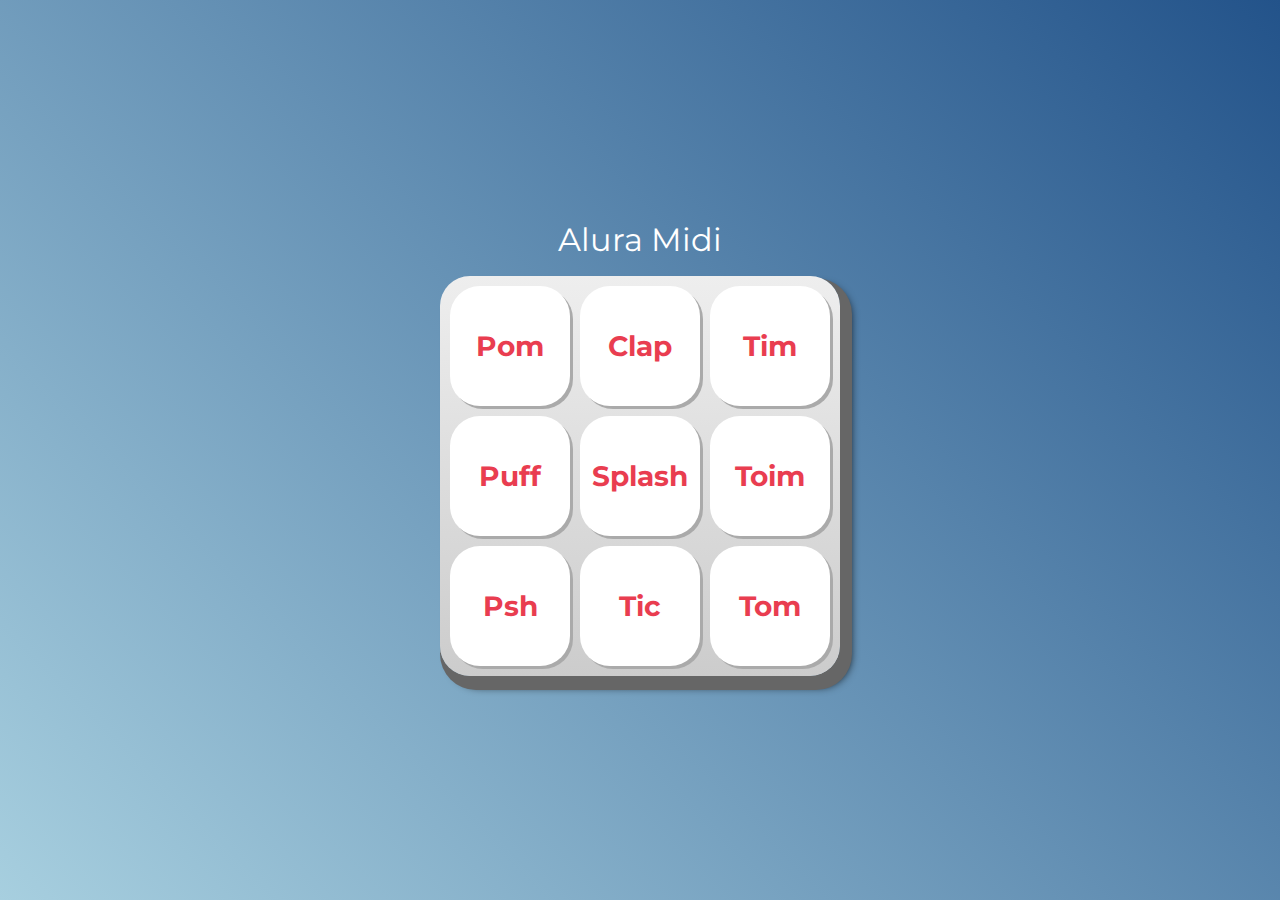
<file: ALURAMIDI/index.html>
<!DOCTYPE html>
<html lang="pt-BR">
<head>
    <meta charset="UTF-8">
    <meta http-equiv="X-UA-Compatible" content="IE=edge">
    <meta name="viewport" content="width=device-width, initial-scale=1.0">

    <title>Alura MIDI</title>

    <link rel="preconnect" href="https://fonts.googleapis.com">
    <link rel="preconnect" href="https://fonts.gstatic.com" crossorigin>
    <link href="https://fonts.googleapis.com/css2?family=Montserrat:wght@500;600&display=swap" rel="stylesheet">

    <link rel="icon" type="image/png" href="images/bateria.png">
    <link rel="stylesheet" href="css/reset.css">
    <link rel="stylesheet" href="css/estilos.css">

    
</head>
<body>

    <h1>Alura Midi</h1>

    <section class="teclado">
        <button class="tecla tecla_pom">Pom</button>
        <button class="tecla tecla_clap">Clap</button>
        <button class="tecla tecla_tim">Tim</button>

        <button class="tecla tecla_puff">Puff</button>
        <button class="tecla tecla_splash">Splash</button>
        <button class="tecla tecla_toim">Toim</button>

        <button class="tecla tecla_psh">Psh</button>
        <button class="tecla tecla_tic">Tic</button>
        <button class="tecla tecla_tom">Tom</button>
    </section>

    <audio src="sounds/keyq.wav" id="som_tecla_pom"></audio>
    <audio src="sounds/keyw.wav" id="som_tecla_clap"></audio>
    <audio src="sounds/keye.wav" id="som_tecla_tim"></audio>
    <audio src="sounds/keya.wav" id="som_tecla_puff"></audio>
    <audio src="sounds/keys.wav" id="som_tecla_splash"></audio>
    <audio src="sounds/keyd.wav" id="som_tecla_toim"></audio>
    <audio src="sounds/keyz.wav" id="som_tecla_psh"></audio>
    <audio src="sounds/keyx.wav" id="som_tecla_tic"></audio>
    <audio src="sounds/keyc.wav" id="som_tecla_tom"></audio>

    <script src="main.js"></script>

</body>
</html>
</file>
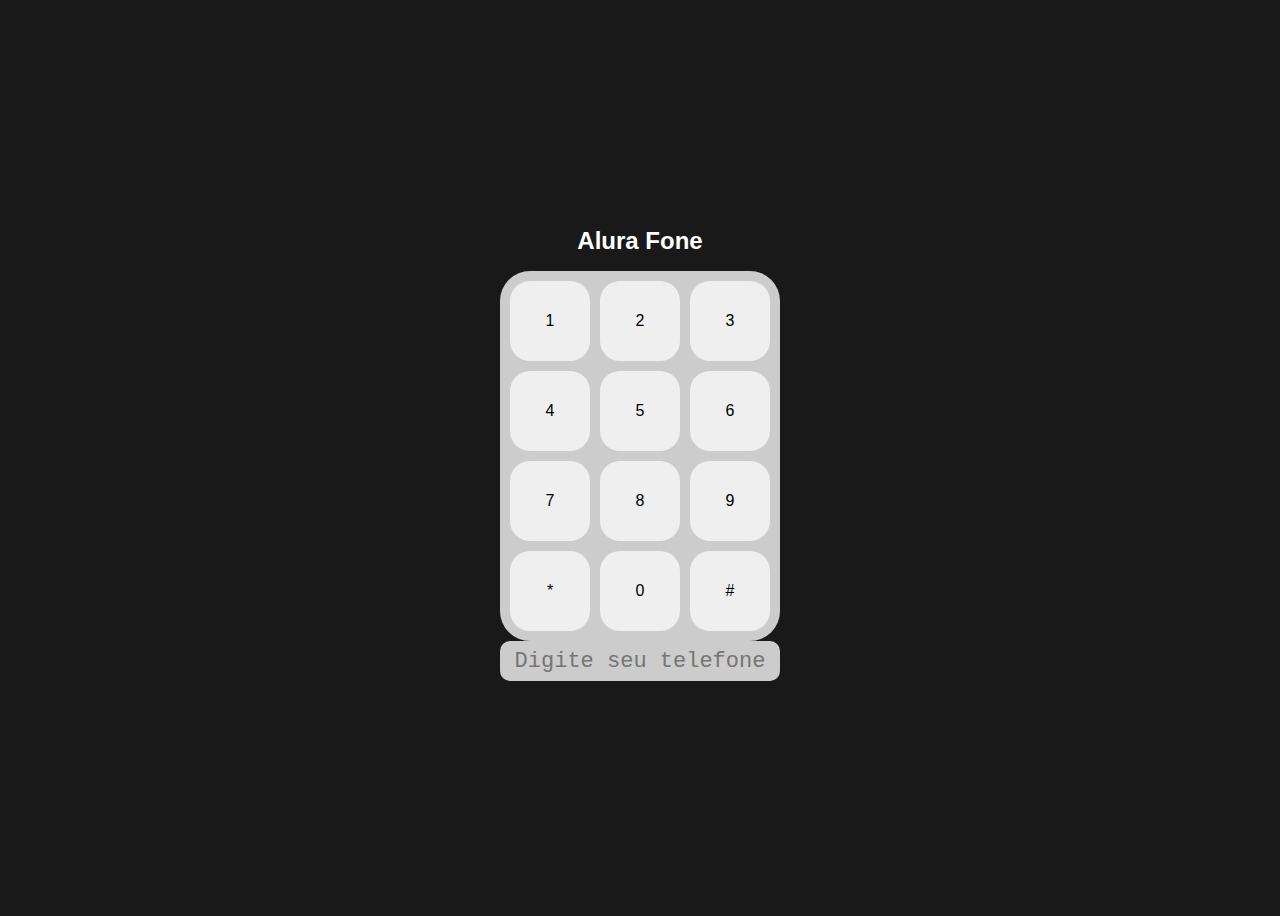
<file: desafio_01.html>
<!DOCTYPE html>
<html lang="pt-br">
<head>
    <meta charset="UTF-8">
    <meta http-equiv="X-UA-Compatible" content="IE=edge">
    <meta name="viewport" content="width=device-width, initial-scale=1.0">
    <link rel="stylesheet" href="estilo_desafio_01.css">
    <title>Desafio 01 - JS Para Web</title>
</head>
<body>
    <h1> Alura Fone </h1>
 <section class="teclado">
    <input type="button" value="1">
    <input type="button" value="2">
    <input type="button" value="3">
    <input type="button" value="4">
    <input type="button" value="5">
    <input type="button" value="6">
    <input type="button" value="7">
    <input type="button" value="8">
    <input type="button" value="9">
    <input type="button" value="*">
    <input type="button" value="0">
    <input type="button" value="#">
  </section>
  <input type="tel" placeholder="Digite seu telefone">
</body>
</html>
</file>
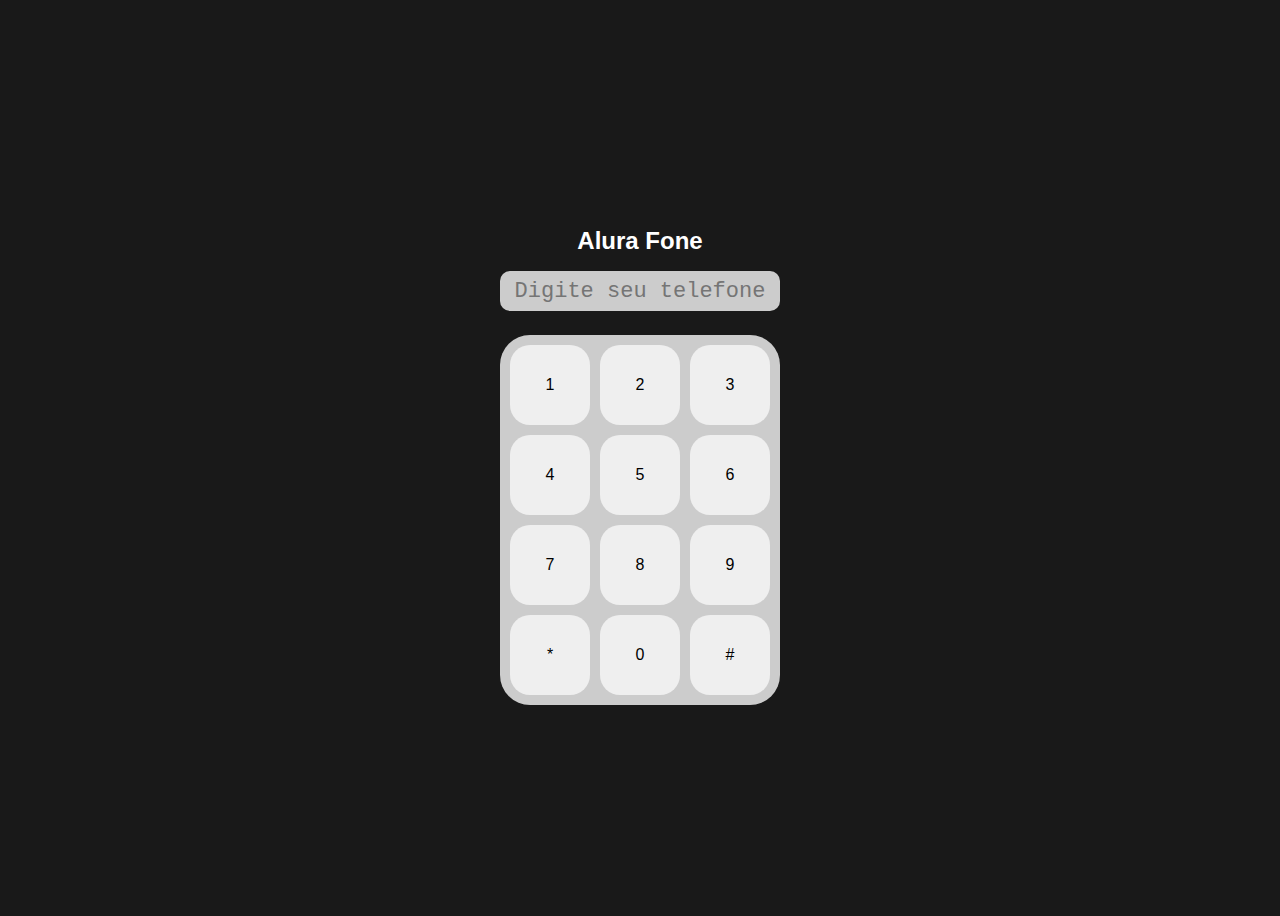
<file: desafio_02.html>
<!DOCTYPE html>
<html lang="en">
<head>
    <meta charset="UTF-8">
    <meta http-equiv="X-UA-Compatible" content="IE=edge">
    <meta name="viewport" content="width=device-width, initial-scale=1.0">
    <title>Desafio 02</title>
    <link rel="stylesheet" href="estilo_desafio_02.css">
</head>
<body>
    <h1> Alura Fone </h1>
    <input type="tel" placeholder="Digite seu telefone">
     <section class="teclado">
       <input type="button" value="1">
        <input type="button" value="2">
        <input type="button" value="3">
        <input type="button" value="4">
        <input type="button" value="5">
        <input type="button" value="6">
        <input type="button" value="7">
        <input type="button" value="8">
        <input type="button" value="9">
        <input type="button" value="*">
        <input type="button" value="0">
        <input type="button" value="#">
      </section>    
      <script src="desafio_02.js"></script>
</body>
</html>
</file>
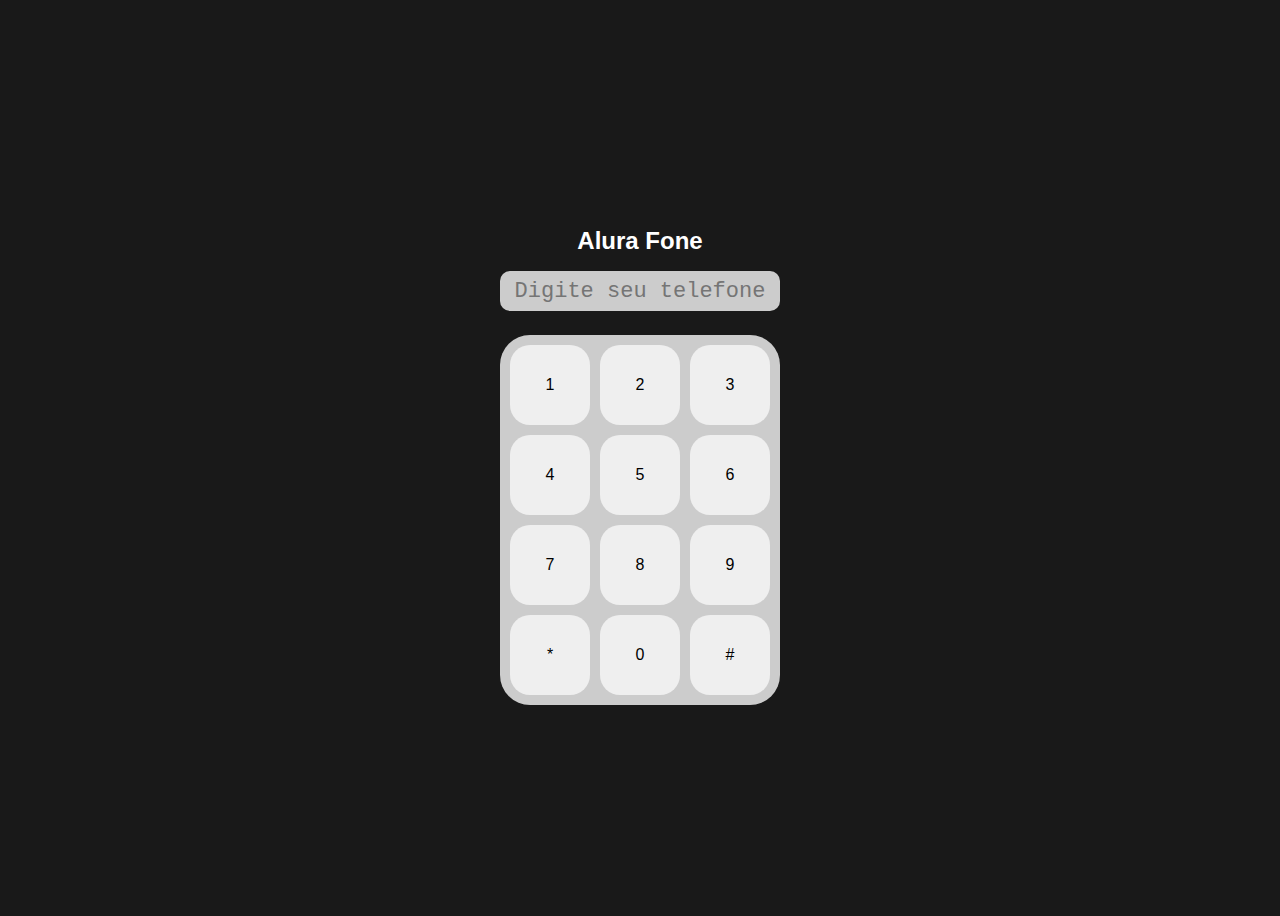
<file: desafio_03.html>
<!DOCTYPE html>
<html lang="en">
<head>
    <meta charset="UTF-8">
    <meta http-equiv="X-UA-Compatible" content="IE=edge">
    <meta name="viewport" content="width=device-width, initial-scale=1.0">
    <title>Desafio 03</title>
    <link rel="stylesheet" href="estilo_desafio_03.css">
</head>
<body>
    <h1> Alura Fone </h1>
    <input type="tel" placeholder="Digite seu telefone">
     <section class="teclado">
       <input type="button" value="1">
        <input type="button" value="2">
        <input type="button" value="3">
        <input type="button" value="4">
        <input type="button" value="5">
        <input type="button" value="6">
        <input type="button" value="7">
        <input type="button" value="8">
        <input type="button" value="9">
        <input type="button" value="*">
        <input type="button" value="0">
        <input type="button" value="#">
      </section>    
      <script src="desafio_03.js"></script>
</body>
</html>
</file>
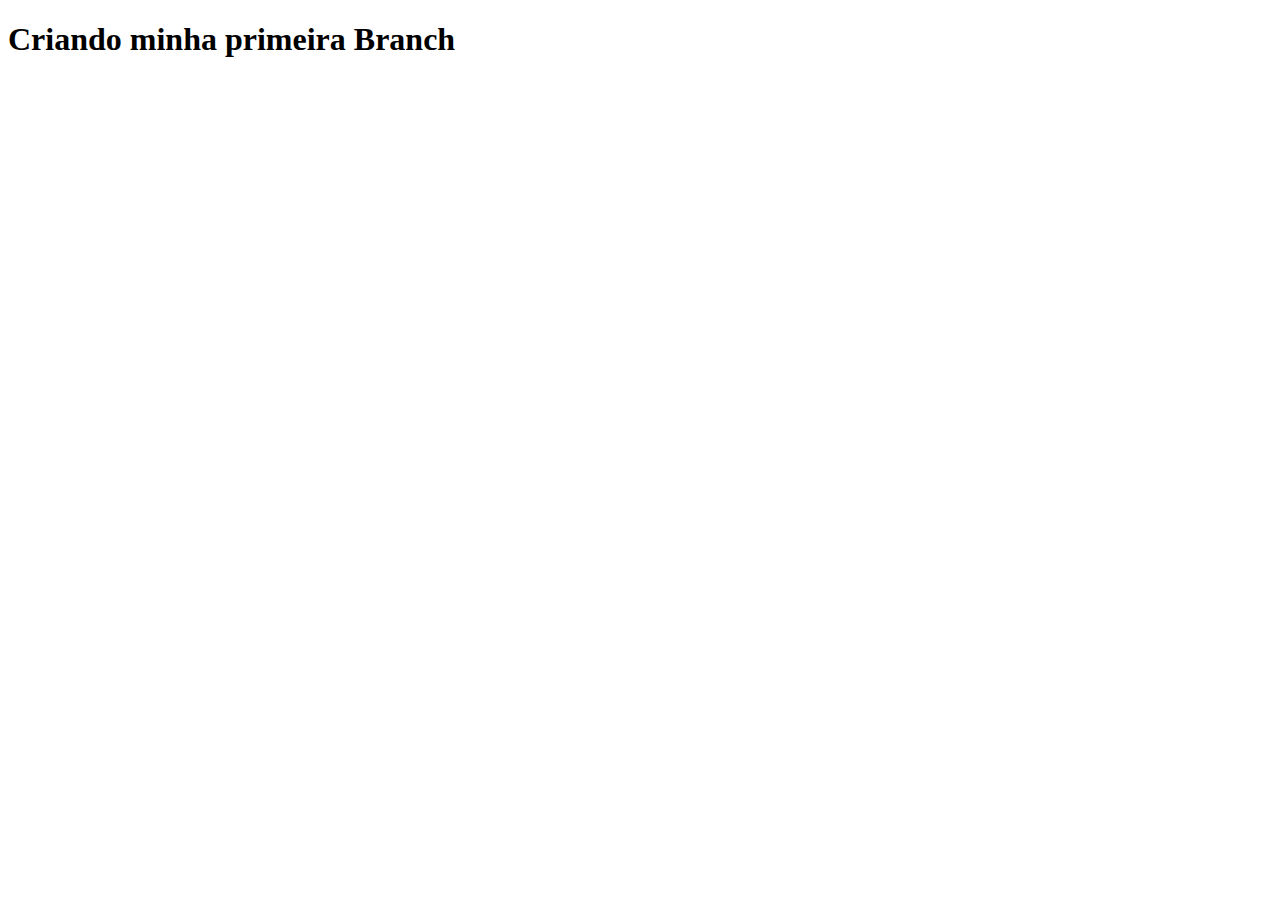
<file: teste_de_branch.html>
<!DOCTYPE html>
<html lang="en">
<head>
    <meta charset="UTF-8">
    <meta http-equiv="X-UA-Compatible" content="IE=edge">
    <meta name="viewport" content="width=device-width, initial-scale=1.0">
    <title>Testando criação de Branch</title>
</head>
<body>
    <h1 class="">Criando minha primeira Branch</h1>
</body>
</html>
</file>
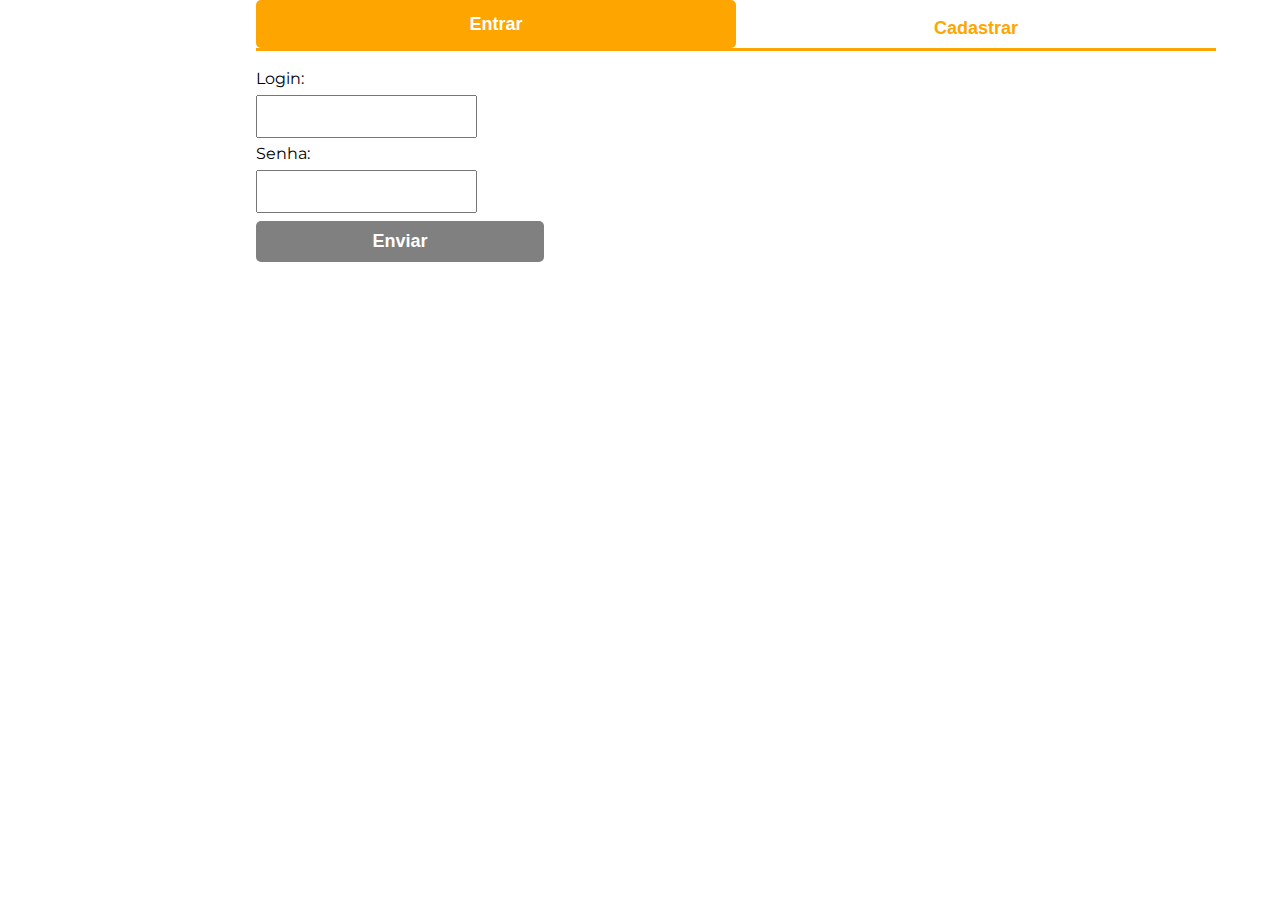
<file: ESTUDO/formulario.html>
<!DOCTYPE html>
<html lang="pt-br">
<head>
    <meta charset="UTF-8">
    <meta http-equiv="X-UA-Compatible" content="IE=edge">
    <meta name="viewport" content="width=device-width, initial-scale=1.0">
    <link rel="stylesheet"  href="reset.css">
	<link rel="stylesheet" href="style.css">
    <link rel="preconnect" href="https://fonts.googleapis.com">
	<link rel="preconnect" href="https://fonts.gstatic.com" crossorigin>
	<link href="https://fonts.googleapis.com/css2?family=Montserrat:ital,wght@0,400;0,600;1,400&display=swap" rel="stylesheet">
    <title>Formulário com JS</title>
</head>
<body>
    <main class="principal">
        <section class="abas">
            <button class="entrar active">Entrar</button>
            <button class="cadastrar">Cadastrar</button>
        </section>
        <section class="conteudo">
            <form action="" class="login">
                <label for="valor_usuario">Login:</label>
                <input type="text" id="valor_usuario" class="input-padrao" required>
                <label for="senha_usuario">Senha:</label>
                <input type="password" id="senha_usuario" class="input-padrao" required>
                <input type="submit" value="Enviar" class="input-submit">
            </form>
            <form action="" class="cadastro hidden">
                <label for="nome_sobrenome">Nome completo:</label>
                <input type="text" id="nome_sobrenome" class="input-padrao" required placeholder="Digite seu nome">
                <label for="email">E-mail:</label>
                <input type="email" id="email" class="input-padrao" required placeholder="Digite seu e-mail">
                <label for="nome_usuario">Usuário:</label>
                <input type="text" id="nome_usuario" class="input-padrao" required placeholder="Digite um nome de usuário">
                <label for="input_senha">Senha:</label>
                <input type="password" id="input_senha" class="input-padrao" required  placeholder="Digite sua senha">
                <input type="submit" value="Enviar" class="input-submit">
            </form>    
        </section>
    </main>
    <script src="index.js"></script>
</body>
</html>
</file>
<file: ALURAMIDI/css/estilos.css>
:root {
  --cinza: #aaa;
  --vermelha: #e93d50;
  --vermelha-escura: #af303f;
  --branca: #fff;
  --luz: rgb(229, 255, 0);
}

body {
  align-items: center;
  background: linear-gradient(45deg, #a7cfdf 0%,#23538a 100%);
  display: flex;
  justify-content: center;
  flex-direction: column;
  font-family: 'Montserrat', sans-serif;
  min-height: 100vh;
}

h1 {
  color: var(--branca);
  margin-bottom: 20px;
  font-size: 2rem;
}

.teclado {
  background: linear-gradient(to bottom, #eeeeee 0%,#cccccc 100%);
  box-shadow: 6px 8px 0 6px #666, 10px 10px 10px #000;
  border-radius: 30px;
  display: grid;
  gap: 10px;
  grid-template-columns: repeat(3, 1fr);
  padding: 10px;
}

.tecla {
  background-color: var(--branca);
  border-radius: 30px;
  box-shadow: 3px 3px 0 var(--cinza);
  color: var(--vermelha);
  cursor: pointer;
  height: 120px;
  font-size: 1.75em;
  font-weight: bold;
  line-height: 120px;
  text-align: center;
  width: 120px;
}

.tecla.ativa,
.tecla:active {
  background-color: var(--vermelha);
  border: 4px solid  var(--vermelha);
  box-shadow: 3px 3px 0 var(--vermelha-escura) inset;
  color: var(--branca);
  outline: none;
}

.tecla.focus,
.tecla:focus {
  outline: none;
  box-shadow: 1px 1px 10px var(--luz);
}

.tecla.active:focus,
.tecla:active:focus {
  box-shadow: 3px 3px 0 var(--vermelha-escura) inset, 1px 1px 10px var(--luz);
}
</file>
<file: estilo_desafio_01.css>
* {
    box-sizing: border-box;
  }
  
  body {
    display: flex;
    justify-content: center;
    align-items: center;
    flex-direction: column;
    background-color: #191919;
    min-height: 100vh;
  }
  
  input {
    border: none;
    color: inherit;
    font-size: inherit;
    font-weight: inherit;
    font-family: inherit;
  }
  
  h1 {
    font-family: 'Montserrat', sans-serif;
    font-size: 24px;
    color: #fff;
  }
  
  .teclado {
    display: grid;
    grid-template-columns: repeat(3, 1fr);
    gap: 10px; 
    background-color: #cccccc;
    border-radius: 30px;
    padding: 10px;
  }
  
  input[type=button] {
    border-radius: 20px;
    cursor: pointer;
    font-family: 'Montserrat', sans-serif;
    height: 80px;
    width: 80px;
  }
  
  input[type=tel] {
    background-color: #cccccc;
    border-radius: 10px;
    font-family: monospace;
    font-size: 22px;
    height: 40px;
    margin-bottom: 24px;
    padding: 10px;
    text-align: center;
    width: 280px;
  }
</file>
<file: estilo_desafio_02.css>
* {
    box-sizing: border-box;
  /*   margin: 0;
    padding: 0; */
  }
  
  body {
    display: flex;
    justify-content: center;
    align-items: center;
    flex-direction: column;
  
    background-color: #191919;
    min-height: 100vh;
  }
  
  input {
    border: none;
    color: inherit;
    font-size: inherit;
    font-weight: inherit;
    font-family: inherit;
  }
  
  h1 {
    font-family: 'Montserrat', sans-serif;
    font-size: 24px;
    color: #fff;
  }
  
  .teclado {
    display: grid;
    grid-template-columns: repeat(3, 1fr);
    gap: 10px; 
  
    background-color: #cccccc;
    border-radius: 30px;
  
    padding: 10px;
  }
  
  input[type=button] {
    border-radius: 20px;
    cursor: pointer;
    font-family: 'Montserrat', sans-serif;
    height: 80px;
    width: 80px;
  }
  
  input[type=tel] {
    background-color: #cccccc;
    border-radius: 10px;
    font-family: monospace;
    font-size: 22px;
    height: 40px;
    margin-bottom: 24px;
    padding: 10px;
    text-align: center;
    width: 280px;
  }
  
  .ativa {
    background-color: yellow;
  }
</file>
<file: estilo_desafio_03.css>
* {
    box-sizing: border-box;
  /*   margin: 0;
    padding: 0; */
  }
  
  body {
    display: flex;
    justify-content: center;
    align-items: center;
    flex-direction: column;
  
    background-color: #191919;
    min-height: 100vh;
  }
  
  input {
    border: none;
    color: inherit;
    font-size: inherit;
    font-weight: inherit;
    font-family: inherit;
  }
  
  h1 {
    font-family: 'Montserrat', sans-serif;
    font-size: 24px;
    color: #fff;
  }
  
  .teclado {
    display: grid;
    grid-template-columns: repeat(3, 1fr);
    gap: 10px; 
  
    background-color: #cccccc;
    border-radius: 30px;
  
    padding: 10px;
  }
  
  input[type=button] {
    border-radius: 20px;
    cursor: pointer;
    font-family: 'Montserrat', sans-serif;
    height: 80px;
    width: 80px;
  }
  
  input[type=tel] {
    background-color: #cccccc;
    border-radius: 10px;
    font-family: monospace;
    font-size: 22px;
    height: 40px;
    margin-bottom: 24px;
    padding: 10px;
    text-align: center;
    width: 280px;
  }
  
  .ativa {
    background-color: yellow;
  }
</file>
<file: ESTUDO/style.css>
body {
    font-family: 'Montserrat', sans-serif;
}

.principal {
    margin-left: 20%;
    margin-right: 20%;
    width: 75%;
    display: grid;
    grid-template-columns: 1fr 1fr;
    column-gap: 20px;
    justify-content: center;
    align-items: center;
}

.abas {
    display: flex;
    grid-column: span 2;
    justify-content: space-around;
    align-items: flex-end;
    border-bottom: solid 3px orange;
}

.entrar {
    display: block;
    grid-column: 1;
    color: orange;
    width: 60%;
    height: 2.5rem;
    padding: 10px 20px;
    background-color: white;
    border: none;
    border-radius: 5px;
    font-size: 18px;
    font-weight: 700;
}

.cadastrar {
    display: block;
    grid-column: 2;
    color: orange;
    width: 60%;
    height: 2.5rem;
    padding:  10px 20px;
    background-color: white;
    border: none;
    border-radius: 5px;
    font-size: 18px;
    font-weight: 700;
}

.conteudo {
    display: flex;
    grid-column: span 2;
    flex-direction: column;
    margin-top: 20px;
}

.input-padrao {
    display: block;
    margin: 8px 0 8px 0;
    height: 1.2rem;
    padding: 10px 20px;
}

.input-submit {
    display: block;
    grid-column: span 2;
    color: white;
    width: 100%;
    padding: 10px 20px;
    background-color: gray;
    border: none;
    border-radius: 5px;
    font-size: 18px;
    font-weight: 700;
}

.active {
    background-color: orange;
    color: white;
    height: 3rem;
}

.hidden {
    display: none;
}

@media screen and (min-width: 900px) {
    .input-submit {
        display: block;
        grid-column: span 2;
        color: white;
        width: 30%;
        padding: 10px 20px;
        background-color: gray;
        border: none;
        border-radius: 5px;
        font-size: 18px;
        font-weight: 700;
    }
        
}
</file>
